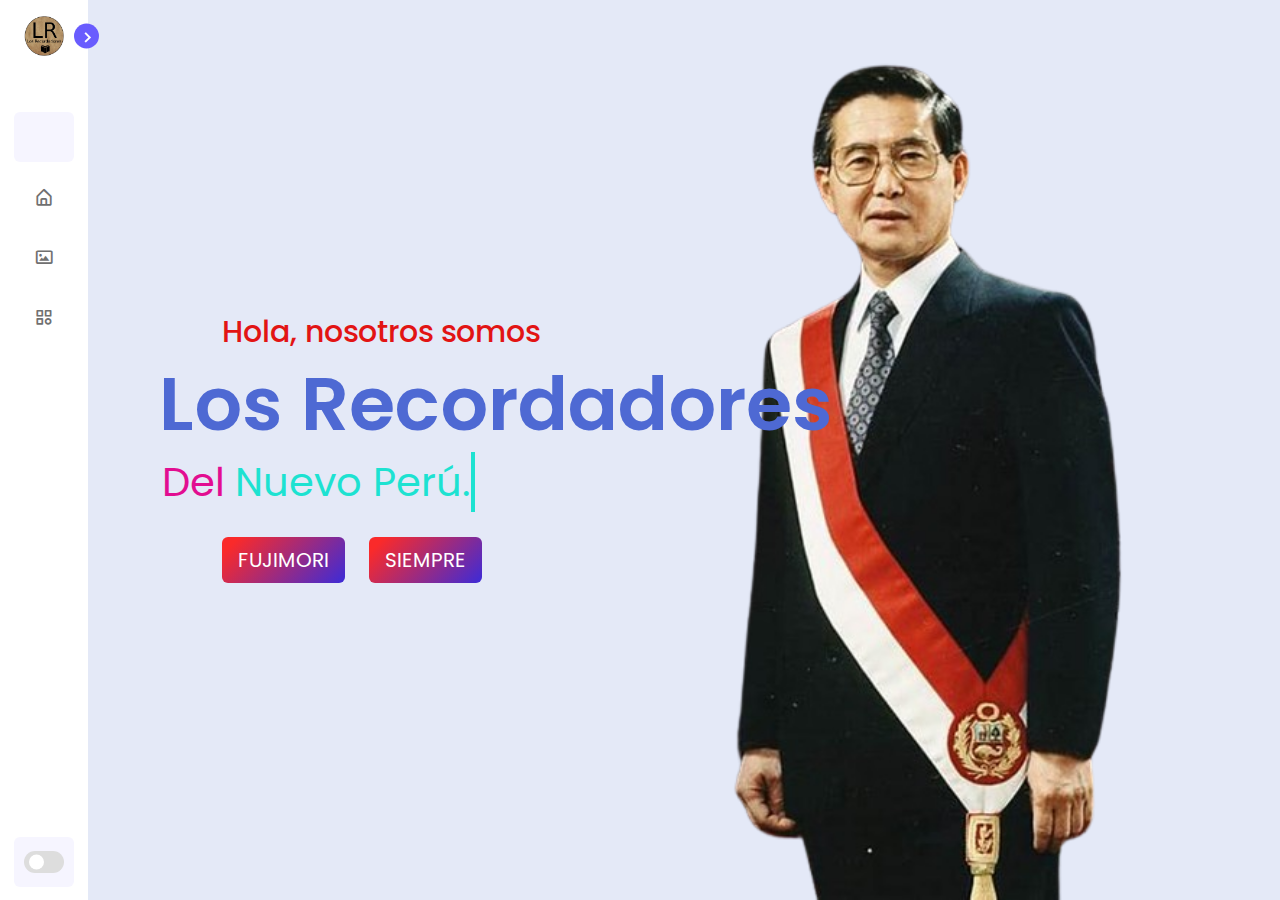
<file: index.html>
<!DOCTYPE html>
<html lang="es" dir="ltr">
    
<head>
    <meta charset="UTF-8" />
    <meta http-equiv="X-UA-Compatible" content="IE=edge" />
    <meta name="viewport" content="width=device-width, initial-scale=1.0" />
    <link rel="stylesheet" href="style.css" />
    <link rel="stylesheet" href="/style2.css" />
    <link rel="stylesheet" href="https://unpkg.com/boxicons@2.1.4/css/boxicons.min.css" />
    <link rel="stylesheet" href="https://cdnjs.cloudflare.com/ajax/libs/font-awesome/5.15.2/css/all.min.css" />
    <title>Issei-Shadow</title>
</head>

<body>
    <nav class="sidebar close">
        <header>
            <div class="image-text">
                <span class="image">
                    <img src="/logo/logo001.png" alt="" />
                </span>

                <div class="text logo-text">
                    <span class="name">Los</span>
                    <span class="profession">Recordadores </span>
                </div>
            </div>

            <i class="bx bx-chevron-right toggle"></i>
        </header>

        <div class="menu-bar">
            <div class="menu">

                <li class="search-box">
                    <!-- <i class="bx bx-search icon"></i>
                    <input type="text" placeholder="" />-->
                </li>

                <ul class="menu-links">
                    <li class="nav-link">
                        <a href="/index.html">
                            <i class="bx bx-home-alt icon"></i>
                            <span class="text nav-text">Casa</span>
                        </a>
                    </li>

                    <li class="nav-link">
                        <a href="/galeria/galeria.html">
                            <i class="bx bx-image icon"></i>
                            <span class="text nav-text">Galeria</span>
                        </a>
                    </li>

                    <li class="nav-link">
                        <a href="/grupo/grupo.html">
                            <i class="bx bx-category icon"></i>
                            <span class="text nav-text">Grupo</span>
                        </a>
                    </li>
                </ul>
            </div>

            <div class="bottom-content">
                <li class="">
                    <!--<a href="#">
                        <i class='bx bx-log-out icon' ></i>
                        <span class="text nav-text">Logout</span> 
                    </a>-->
                </li>

                <li class="mode">
                    <div class="sun-moon">
                        <i class="bx bx-moon icon moon"></i>
                        <i class="bx bx-sun icon sun"></i>
                    </div>
                    <span class="mode-text text">Dark mode</span>

                    <div class="toggle-switch">
                        <span class="switch"></span>
                    </div>
                </li>
            </div>
        </div>
    </nav>

    <section class="home">
        <header>
            <div class="content">
                <div class="text-content">
                    <div class="text">Hola, nosotros somos </div>
                    <div class="name">Los Recordadores</div>
                    <div class="job">
                        <div class="job">
                            <span>Del</span>
                            <div class="typing-text">
                                <span class="one">Nuevo</span>
                                <span class="two">Perú.</span>
                            </div>
                        </div>
                    </div>
                    <div class="buttons">
                        <button>FUJIMORI</button>
                        <button>SIEMPRE</button>
                    </div>
                </div>
                <div class="girl">
                    <img src="logo/logo002.png" alt="" />
                </div>
            </div>
        </header>
    </section>

    <script src="scrpit.js"></script>
</body>

</html>
</file>
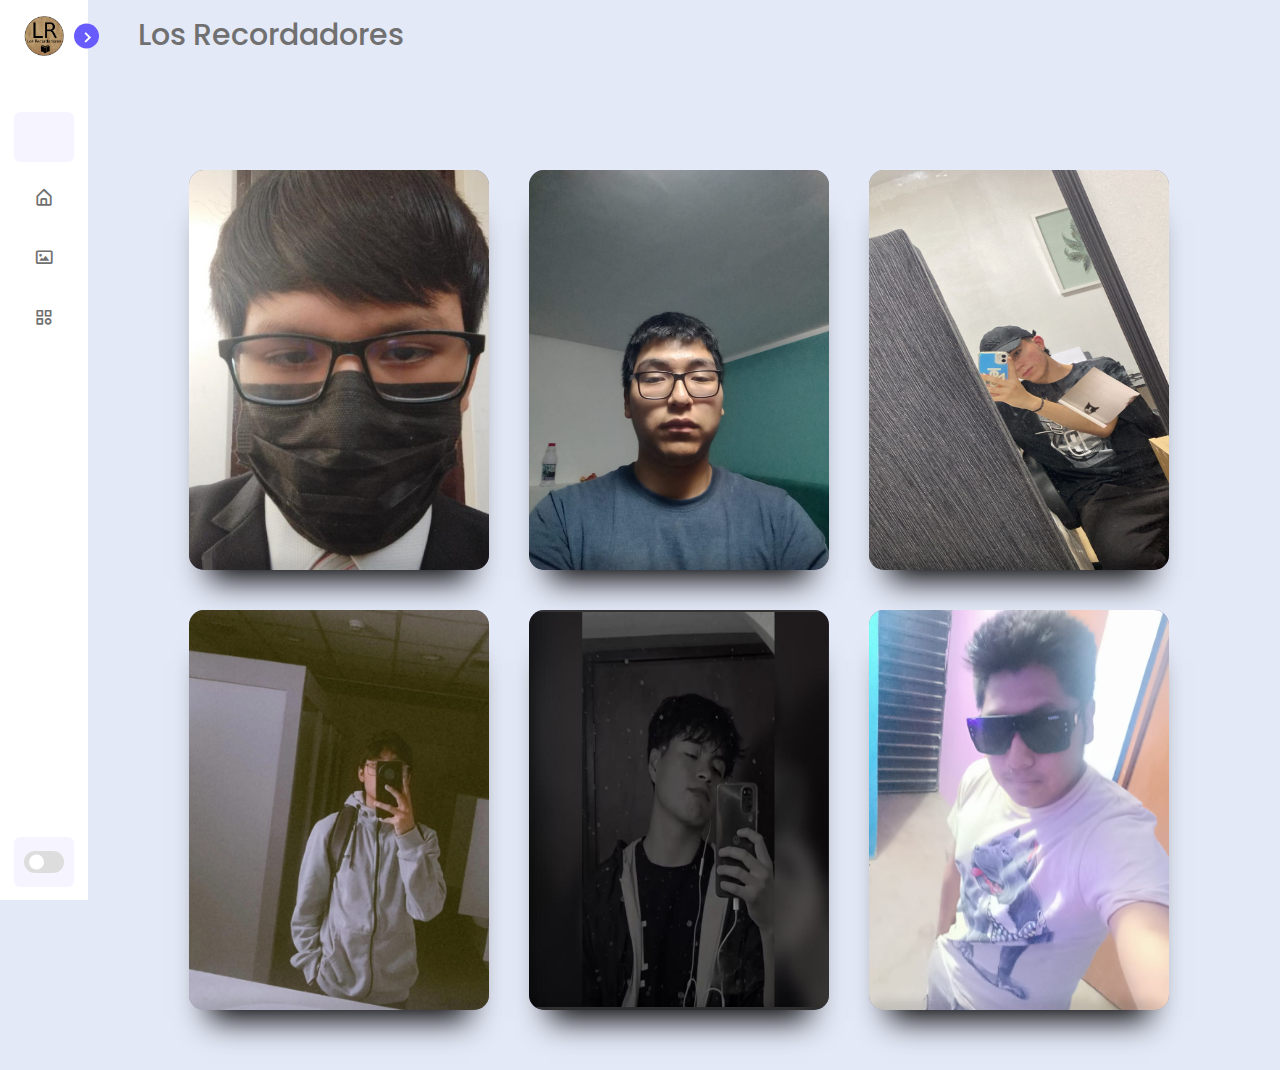
<file: grupo/grupo.html>
<!DOCTYPE html>
<html lang="es">

<head>
    <meta charset="UTF-8">
    <meta http-equiv="X-UA-Compatible" content="IE=edge">
    <meta name="viewport" content="width=device-width, initial-scale=1.0">
    <link rel="stylesheet" href="./css/style.css">
    <link rel="stylesheet" href="style.css">
    <link rel="stylesheet" href="https://unpkg.com/boxicons@2.1.4/css/boxicons.min.css">
    <title>Issei-Shadow</title>
</head>

<body>

    <nav class="sidebar close">
        <header>
            <div class="image-text">
                <span class="image">
                    <img src="/logo/logo001.png" alt="" />
                </span>

                <div class="text logo-text">
                    <span class="name">Los</span>
                    <span class="profession">Recordadores </span>
                </div>
            </div>

            <i class="bx bx-chevron-right toggle"></i>
        </header>

        <div class="menu-bar">
            <div class="menu">

                <li class="search-box">
                    <!-- <i class="bx bx-search icon"></i>
                    <input type="text" placeholder="" />-->
                </li>

                <ul class="menu-links">
                    <li class="nav-link">
                        <a href="/index.html">
                            <i class="bx bx-home-alt icon"></i>
                            <span class="text nav-text">Casa</span>
                        </a>
                    </li>

                    <li class="nav-link">
                        <a href="/galeria/galeria.html">
                            <i class="bx bx-image icon"></i>
                            <span class="text nav-text">Galeria</span>
                        </a>
                    </li>

                    <li class="nav-link">
                        <a href="/grupo/grupo.html">
                            <i class="bx bx-category icon"></i>
                            <span class="text nav-text">Grupo</span>
                        </a>
                    </li>
                </ul>
            </div>

            <div class="bottom-content">
                <li class="">
                    <!--<a href="#">
                        <i class='bx bx-log-out icon' ></i>
                        <span class="text nav-text">Logout</span> 
                    </a>-->
                </li>

                <li class="mode">
                    <div class="sun-moon">
                        <i class="bx bx-moon icon moon"></i>
                        <i class="bx bx-sun icon sun"></i>
                    </div>
                    <span class="mode-text text">Dark mode</span>

                    <div class="toggle-switch">
                        <span class="switch"></span>
                    </div>
                </li>
            </div>
        </div>
    </nav>

    <section class="home">
        <div class="text">Los Recordadores</div>
        <div class="wrapper">


            <div class="card_Container">

                <div class="card">

                    <div class="imbBx">
                        <img src="./image/image002.jpg" alt="">
                    </div>

                    <div class="content">
                        <div class="contentBx">
                            <h3>Christopher Condori Velasquez<br><span>Lider</span></h3>
                        </div>
                        <ul class="sci">
                            <li style="--i: 1">
                                <a href="#" target="_blank"><i class='bx bxl-instagram'></i></a>
                            </li>
                            <li style="--i: 2">
                                <a href="#" target="_blank"><i class='bx bxl-facebook-circle'></i></a>
                            </li>
                            <li style="--i: 3">
                                <a href="#" target="_blank"><i class='bx bxl-twitter'></i></i></a>
                            </li>
                        </ul>
                    </div>

                </div>

                <div class="card">

                    <div class="imbBx">
                        <img src="./image/image003.jpg" alt="">
                    </div>

                    <div class="content">
                        <div class="contentBx">
                            <h3>Wilson Camil Diaz Añamuro <br><span>Integrante</span></h3>
                        </div>
                        <ul class="sci">
                            <li style="--i: 1">
                                <a href="#" target="_blank"><i class='bx bxl-instagram'></i></a>
                            </li>
                            <li style="--i: 2">
                                <a href="#" target="_blank"><i class='bx bxl-facebook-circle'></i></a>
                            </li>
                            <li style="--i: 3">
                                <a href="#" target="_blank"><i class='bx bxl-twitter'></i></i></a>
                            </li>
                        </ul>
                    </div>

                </div>

                <div class="card">

                    <div class="imbBx">
                        <img src="./image/image004.jpg" alt="">
                    </div>

                    <div class="content">
                        <div class="contentBx">
                            <h3>Santiago Cardenas Polania<br><span>Integrante</span></h3>
                        </div>
                        <ul class="sci">
                            <li style="--i: 1">
                                <a href="#" target="_blank"><i class='bx bxl-instagram'></i></a>
                            </li>
                            <li style="--i: 2">
                                <a href="#" target="_blank"><i class='bx bxl-facebook-circle'></i></a>
                            </li>
                            <li style="--i: 3">
                                <a href="#" target="_blank"><i class='bx bxl-twitter'></i></i></a>
                            </li>
                        </ul>
                    </div>

                </div>

                <div class="card">

                    <div class="imbBx">
                        <img src="./image/image01.png" alt="">
                    </div>

                    <div class="content">
                        <div class="contentBx">
                            <h3>Leonel Baltazar Barrera Herrera<br><span>Integrante</span></h3>
                        </div>
                        <ul class="sci">
                            <li style="--i: 1">
                                <a href="#" target="_blank"><i class='bx bxl-instagram'></i></a>
                            </li>
                            <li style="--i: 2">
                                <a href="#" target="_blank"><i class='bx bxl-facebook-circle'></i></a>
                            </li>
                            <li style="--i: 3">
                                <a href="#" target="_blank"><i class='bx bxl-twitter'></i></i></a>
                            </li>
                        </ul>
                    </div>

                </div>

                <div class="card">

                    <div class="imbBx">
                        <img src="./image/image001.jpg" alt="">
                    </div>

                    <div class="content">
                        <div class="contentBx">
                            <h3>Oscar Mauricio Puma Anasi<br><span>Integrante</span></h3>
                        </div>
                        <ul class="sci">
                            <li style="--i: 1">
                                <a href="#" target="_blank"><i class='bx bxl-instagram'></i></a>
                            </li>
                            <li style="--i: 2">
                                <a href="#" target="_blank"><i class='bx bxl-facebook-circle'></i></a>
                            </li>
                            <li style="--i: 3">
                                <a href="#" target="_blank"><i class='bx bxl-twitter'></i></i></a>
                            </li>
                        </ul>
                    </div>

                </div>

                <div class="card">

                    <div class="imbBx">
                        <img src="./image/image04.png" alt="">
                    </div>

                    <div class="content">
                        <div class="contentBx">
                            <h3>Eduardo Ccalta Mamani<br><span>Integrante</span></h3>
                        </div>
                        <ul class="sci">
                            <li style="--i: 1">
                                <a href="#" target="_blank"><i class='bx bxl-instagram'></i></a>
                            </li>
                            <li style="--i: 2">
                                <a href="#" target="_blank"><i class='bx bxl-facebook-circle'></i></a>
                            </li>
                            <li style="--i: 3">
                                <a href="#" target="_blank"><i class='bx bxl-twitter'></i></i></a>
                            </li>
                        </ul>
                    </div>

                </div>

            </div>

        </div>
    </section>

    <script src="scrpit.js"></script>
</body>

</html>
</file>
<file: style.css>
@import url('https://fonts.googleapis.com/css2?family=Poppins:wght@300;400;500;600;700&display=swap');

* {
    margin: 0;
    padding: 0;
    box-sizing: border-box;
    font-family: 'Poppins', sans-serif;
}

:root {
    --body-color: #E4E9F7;
    --sidebar-color: #FFF;
    --primary-color: #695CFE;
    --primary-color-light: #F6F5FF;
    --toggle-color: #DDD;
    --text-color: #707070;
    --tran-03: all 0.2s ease;
    --tran-03: all 0.3s ease;
    --tran-04: all 0.3s ease;
    --tran-05: all 0.3s ease;
}

body {
    min-height: 100vh;
    background-color: var(--body-color);
    transition: var(--tran-05);
}

::selection {
    background-color: var(--primary-color);
    color: #fff;
}

body.dark {
    --body-color: #18191a;
    --sidebar-color: #242526;
    --primary-color: #3a3b3c;
    --primary-color-light: #3a3b3c;
    --toggle-color: #fff;
    --text-color: #ccc;
}

.sidebar {
    position: fixed;
    top: 0;
    left: 0;
    height: 100%;
    width: 250px;
    padding: 10px 14px;
    background: var(--sidebar-color);
    transition: var(--tran-05);
    z-index: 100;
}

.sidebar.close {
    width: 88px;
}


.sidebar li {
    height: 50px;
    list-style: none;
    display: flex;
    align-items: center;
    margin-top: 10px;
}

.sidebar header .image,
.sidebar .icon {
    min-width: 60px;
    border-radius: 6px;
}

.sidebar .icon {
    min-width: 60px;
    border-radius: 6px;
    height: 100%;
    display: flex;
    align-items: center;
    justify-content: center;
    font-size: 20px;
}

.sidebar .text,
.sidebar .icon {
    color: var(--text-color);
    transition: var(--tran-03);
}

.sidebar .text {
    font-size: 17px;
    font-weight: 500;
    white-space: nowrap;
    opacity: 1;
}

.sidebar.close .text {
    opacity: 0;
}


.sidebar header {
    position: relative;
}

.sidebar header .image-text {
    display: flex;
    align-items: center;
}

.sidebar header .logo-text {
    display: flex;
    flex-direction: column;
}

header .image-text .name {
    margin-top: 2px;
    font-size: 18px;
    font-weight: 600;
}

header .image-text .profession {
    font-size: 16px;
    margin-top: -2px;
    display: block;
}

.sidebar header .image {
    display: flex;
    align-items: center;
    justify-content: center;
}

.sidebar header .image img {
    width: 40px;
    border-radius: 6px;
}

.sidebar header .toggle {
    position: absolute;
    top: 50%;
    right: -25px;
    transform: translateY(-50%) rotate(180deg);
    height: 25px;
    width: 25px;
    background-color: var(--primary-color);
    color: var(--sidebar-color);
    border-radius: 50%;
    display: flex;
    align-items: center;
    justify-content: center;
    font-size: 22px;
    cursor: pointer;
    transition: var(--tran-05);
}

body.dark .sidebar header .toggle {
    color: var(--text-color);
}

.sidebar.close .toggle {
    transform: translateY(-50%) rotate(0deg);
}

.sidebar .menu {
    margin-top: 40px;
}

.sidebar li.search-box {
    border-radius: 6px;
    background-color: var(--primary-color-light);
    cursor: pointer;
    transition: var(--tran-05);
}

.sidebar li.search-box input {
    height: 100%;
    width: 100%;
    outline: none;
    border: none;
    background-color: var(--primary-color-light);
    color: var(--text-color);
    border-radius: 6px;
    font-size: 17px;
    font-weight: 500;
    transition: var(--tran-05);
}

.sidebar li a {
    list-style: none;
    height: 100%;
    background-color: transparent;
    display: flex;
    align-items: center;
    height: 100%;
    width: 100%;
    border-radius: 6px;
    text-decoration: none;
    transition: var(--tran-03);
}

.sidebar li a:hover {
    background-color: var(--primary-color);
}

.sidebar li a:hover .icon,
.sidebar li a:hover .text {
    color: var(--sidebar-color);
}

body.dark .sidebar li a:hover .icon,
body.dark .sidebar li a:hover .text {
    color: var(--text-color);
}

.sidebar .menu-bar {
    height: calc(100% - 55px);
    display: flex;
    flex-direction: column;
    justify-content: space-between;
    overflow-y: scroll;
}

.menu-bar::-webkit-scrollbar {
    display: none;
}

.sidebar .menu-bar .mode {
    border-radius: 6px;
    background-color: var(--primary-color-light);
    position: relative;
    transition: var(--tran-05);
}

.menu-bar .mode .sun-moon {
    height: 50px;
    width: 60px;
}

.mode .sun-moon i {
    position: absolute;
}

.mode .sun-moon i.sun {
    opacity: 0;
}

body.dark .mode .sun-moon i.sun {
    opacity: 1;
}

body.dark .mode .sun-moon i.moon {
    opacity: 0;
}

.menu-bar .bottom-content .toggle-switch {
    position: absolute;
    right: 0;
    height: 100%;
    min-width: 60px;
    display: flex;
    align-items: center;
    justify-content: center;
    border-radius: 6px;
    cursor: pointer;
}

.toggle-switch .switch {
    position: relative;
    height: 22px;
    width: 40px;
    border-radius: 25px;
    background-color: var(--toggle-color);
    transition: var(--tran-05);
}

.switch::before {
    content: '';
    position: absolute;
    height: 15px;
    width: 15px;
    border-radius: 50%;
    top: 50%;
    left: 5px;
    transform: translateY(-50%);
    background-color: var(--sidebar-color);
    transition: var(--tran-04);
}

body.dark .switch::before {
    left: 20px;
}

.home {
    position: absolute;
    top: 0;
    top: 0;
    left: 250px;
    height: 100vh;
    width: calc(100% - 250px);
    background-color: var(--body-color);
    transition: var(--tran-05);
}

.home .text {
    font-size: 30px;
    font-weight: 500;
    color: var(--text-color);
    padding: 12px 60px;
}

.sidebar.close~.home {
    left: 78px;
    height: 100vh;
    width: calc(100% - 78px);
}

body.dark .home .text {
    color: var(--text-color);
}
</file>
<file: style2.css>
@import url('https://fonts.googleapis.com/css2?family=Poppins:wght@200;300;400;500;600;700&display=swap');

* {
    margin: 0;
    padding: 0;
    box-sizing: border-box;
    font-family: 'Poppins', sans-serif;
}

.text-content {
    position: absolute;
    top: 33%;
    left: 7%;
    z-index: 12;
}

header .text-content .text {
    font-size: 30px;
    color: #e21414;
}

header .text-content .name {
    color: #4e69d3;
    font-size: 75px;
    font-weight: 600;
    margin: -20px 0 0 -3px;
}

header .text-content .job {
    color: #e20d91;
    font-size: 40px;
    margin: 5px 0;
    margin-top: -4px;
    display: flex;
}

.text-content .typing-text {
    margin-left: 10px;
    overflow: hidden;
    white-space: nowrap;
    border-right: 4px solid #1de2d1;
    animation: typing 4s steps(16) infinite;
}

@keyframes typing {
    0% {
        width: 0ch;
    }

    50% {
        width: 10ch;
    }

    100% {
        width: 0ch;
    }
}

.text-content .job .one {
    color: #1de2d1;
}

.text-content .job .two {
    color: #1de2d1;
}

.buttons {
    margin: 20px 0 0 50px;
}

.text-content .buttons button {
    outline: none;
    margin: 0 10px;
    border: none;
    border-radius: 6px;
    font-size: 20px;
    color: #fff;
    padding: 8px 16px;
    cursor: pointer;
    transition: all 0.3s ease;
    background-image: linear-gradient(135deg, #fa2a2a 10%, #3c2bd8 100%);
}

.buttons button:hover {
    transform: scale(0.97);
}

.content .girl img {
    position: absolute;
    height: 95%;
    bottom: 0;
    right: 80px;
    position: absolute;
}

header .media-icons {
    display: flex;
    flex-direction: column;
    position: absolute;
    right: 40px;
    bottom: 40px;
}

.media-icons a {
    margin-top: 8px;
    font-size: 20px;
    font-weight: 500;
    text-decoration: none;
    opacity: 0.7;
    color: #2c3350;
    transition: all 0.3s ease;
}

.media-icons a:hover {
    opacity: 1;
}
</file>
<file: grupo/css/style.css>
@import url("https://fonts.googleapis.com/css2?family=Poppins:ital,wght@0,100;0,200;0,300;0,400;0,500;0,600;0,700;1,100;1,200;1,300;1,400;1,500;1,600;1,700&display=swap");

* {
    margin: 0;
    padding: 0;
    box-sizing: border-box;
    font-family: 'Poppins', sans-serif;
}

body {
    display: flex;
    justify-content: center;
    align-items: center;
    min-height: 100vh;
    background: #cbc9e8;
}

.wrapper {
    max-width: 1200px;
    margin: 40px auto;
    display: flex;
    flex-wrap: wrap;
    justify-content: center;
}

.wrapper .title {
    text-align: center;
}

.title h4 {
    display: inline-block;
    padding: 20px;
    color: #585757;
    font-size: 50px;
    font-weight: 500;
    letter-spacing: 1.2px;
    word-spacing: 5px;
    border: 1px solid rgba(255, 255, 255, 0.1);
    border-radius: 15px;
    text-transform: uppercase;
    backdrop-filter: blur(15px);
    box-shadow: 0 10px 10px rgba(0, 0, 0, 0.1);
    word-wrap: break-word;
}

.wrapper .card_Container {
    position: relative;
    display: flex;
    justify-content: center;
    align-items: center;
    flex-wrap: wrap;
    margin: 40px 0;
}

.card_Container .card {
    position: relative;
    width: 300px;
    height: 400px;
    margin: 20px;
    overflow: hidden;
    box-shadow: 0 30px 30px -20px rgba(0, 0, 0, 1),
        inset 0 0 0 1000px rgba(67, 52, 109, .6);
    border-radius: 15px;
    display: flex;
    justify-content: center;
    align-items: center;
}

.card .imbBx,
.imbBx img {
    width: 100%;
    height: 100%;
}

.card .content {
    position: absolute;
    bottom: -160px;
    width: 100%;
    height: 160px;
    display: flex;
    justify-content: center;
    align-items: center;
    flex-direction: column;
    flex-wrap: wrap;
    backdrop-filter: blur(15px);
    box-shadow: 0 -10px 10px rgba(0, 0, 0, 0.1);
    border: 1px solid rgba(255, 255, 255, 0.1);
    border-radius: 15px;
    transition: bottom 0.5s;
    transition-delay: 0.65s;
}

.card:hover .content {
    bottom: 0;
    transition-delay: 0s;
}

.content .contentBx h3 {
    text-transform: uppercase;
    color: #fff;
    letter-spacing: 2px;
    font-weight: 500;
    font-size: 18px;
    text-align: center;
    margin: 20px 0 15px;
    line-height: 1.1em;
    transition: 0.5s;
    transition-delay: 0.6s;
    opacity: 0;
    transform: translateY(-20px);
}

.card:hover .content .contentBx h3 {
    opacity: 1;
    transform: translateY(0);
}

.content .contentBx h3 span {
    font-size: 12px;
    font-weight: 300;
    text-transform: initial;
}

.content .sci {
    position: relative;
    bottom: 10px;
    display: flex;
}

.content .sci li {
    list-style: none;
    margin: 0 10px;
    transform: translateY(40px);
    transition: 0.5s;
    opacity: 0;
    transition-delay: calc(0.2s * var(--i));
}

.card:hover .content .sci li {
    transform: translateY(0);
    opacity: 1;
}

.content .sci li a {
    color: #fff;
    font-size: 24px;
}
</file>
<file: grupo/style.css>
@import url('https://fonts.googleapis.com/css2?family=Poppins:wght@300;400;500;600;700&display=swap');

* {
    margin: 0;
    padding: 0;
    box-sizing: border-box;
    font-family: 'Poppins', sans-serif;
}

:root {

    --body-color: #E4E9F7;
    --sidebar-color: #FFF;
    --primary-color: #695CFE;
    --primary-color-light: #F6F5FF;
    --toggle-color: #DDD;
    --text-color: #707070;


    --tran-03: all 0.2s ease;
    --tran-03: all 0.3s ease;
    --tran-04: all 0.3s ease;
    --tran-05: all 0.3s ease;
}

body {
    min-height: 100vh;
    background-color: var(--body-color);
    transition: var(--tran-05);
}

::selection {
    background-color: var(--primary-color);
    color: #fff;
}

body.dark {
    --body-color: #18191a;
    --sidebar-color: #242526;
    --primary-color: #3a3b3c;
    --primary-color-light: #3a3b3c;
    --toggle-color: #fff;
    --text-color: #ccc;
}


.sidebar {
    position: fixed;
    top: 0;
    left: 0;
    height: 100%;
    width: 250px;
    padding: 10px 14px;
    background: var(--sidebar-color);
    transition: var(--tran-05);
    z-index: 100;
}

.sidebar.close {
    width: 88px;
}


.sidebar li {
    height: 50px;
    list-style: none;
    display: flex;
    align-items: center;
    margin-top: 10px;
}

.sidebar header .image,
.sidebar .icon {
    min-width: 60px;
    border-radius: 6px;
}

.sidebar .icon {
    min-width: 60px;
    border-radius: 6px;
    height: 100%;
    display: flex;
    align-items: center;
    justify-content: center;
    font-size: 20px;
}

.sidebar .text,
.sidebar .icon {
    color: var(--text-color);
    transition: var(--tran-03);
}

.sidebar .text {
    font-size: 17px;
    font-weight: 500;
    white-space: nowrap;
    opacity: 1;
}

.sidebar.close .text {
    opacity: 0;
}

.sidebar header {
    position: relative;
}

.sidebar header .image-text {
    display: flex;
    align-items: center;
}

.sidebar header .logo-text {
    display: flex;
    flex-direction: column;
}

header .image-text .name {
    margin-top: 2px;
    font-size: 18px;
    font-weight: 600;
}

header .image-text .profession {
    font-size: 16px;
    margin-top: -2px;
    display: block;
}

.sidebar header .image {
    display: flex;
    align-items: center;
    justify-content: center;
}

.sidebar header .image img {
    width: 40px;
    border-radius: 6px;
}

.sidebar header .toggle {
    position: absolute;
    top: 50%;
    right: -25px;
    transform: translateY(-50%) rotate(180deg);
    height: 25px;
    width: 25px;
    background-color: var(--primary-color);
    color: var(--sidebar-color);
    border-radius: 50%;
    display: flex;
    align-items: center;
    justify-content: center;
    font-size: 22px;
    cursor: pointer;
    transition: var(--tran-05);
}

body.dark .sidebar header .toggle {
    color: var(--text-color);
}

.sidebar.close .toggle {
    transform: translateY(-50%) rotate(0deg);
}

.sidebar .menu {
    margin-top: 40px;
}

.sidebar li.search-box {
    border-radius: 6px;
    background-color: var(--primary-color-light);
    cursor: pointer;
    transition: var(--tran-05);
}

.sidebar li.search-box input {
    height: 100%;
    width: 100%;
    outline: none;
    border: none;
    background-color: var(--primary-color-light);
    color: var(--text-color);
    border-radius: 6px;
    font-size: 17px;
    font-weight: 500;
    transition: var(--tran-05);
}

.sidebar li a {
    list-style: none;
    height: 100%;
    background-color: transparent;
    display: flex;
    align-items: center;
    height: 100%;
    width: 100%;
    border-radius: 6px;
    text-decoration: none;
    transition: var(--tran-03);
}

.sidebar li a:hover {
    background-color: var(--primary-color);
}

.sidebar li a:hover .icon,
.sidebar li a:hover .text {
    color: var(--sidebar-color);
}

body.dark .sidebar li a:hover .icon,
body.dark .sidebar li a:hover .text {
    color: var(--text-color);
}

.sidebar .menu-bar {
    height: calc(100% - 55px);
    display: flex;
    flex-direction: column;
    justify-content: space-between;
    overflow-y: scroll;
}

.menu-bar::-webkit-scrollbar {
    display: none;
}

.sidebar .menu-bar .mode {
    border-radius: 6px;
    background-color: var(--primary-color-light);
    position: relative;
    transition: var(--tran-05);
}

.menu-bar .mode .sun-moon {
    height: 50px;
    width: 60px;
}

.mode .sun-moon i {
    position: absolute;
}

.mode .sun-moon i.sun {
    opacity: 0;
}

body.dark .mode .sun-moon i.sun {
    opacity: 1;
}

body.dark .mode .sun-moon i.moon {
    opacity: 0;
}

.menu-bar .bottom-content .toggle-switch {
    position: absolute;
    right: 0;
    height: 100%;
    min-width: 60px;
    display: flex;
    align-items: center;
    justify-content: center;
    border-radius: 6px;
    cursor: pointer;
}

.toggle-switch .switch {
    position: relative;
    height: 22px;
    width: 40px;
    border-radius: 25px;
    background-color: var(--toggle-color);
    transition: var(--tran-05);
}

.switch::before {
    content: '';
    position: absolute;
    height: 15px;
    width: 15px;
    border-radius: 50%;
    top: 50%;
    left: 5px;
    transform: translateY(-50%);
    background-color: var(--sidebar-color);
    transition: var(--tran-04);
}

body.dark .switch::before {
    left: 20px;
}

.home {
    position: absolute;
    top: 0;
    top: 0;
    left: 250px;
    height: 100vh;
    width: calc(100% - 250px);
    background-color: var(--body-color);
    transition: var(--tran-05);
}

.home .text {
    font-size: 30px;
    font-weight: 500;
    color: var(--text-color);
    padding: 12px 60px;
}

.sidebar.close~.home {
    left: 78px;
    height: 100vh;
    width: calc(100% - 78px);
}

body.dark .home .text {
    color: var(--text-color);
}
</file>
